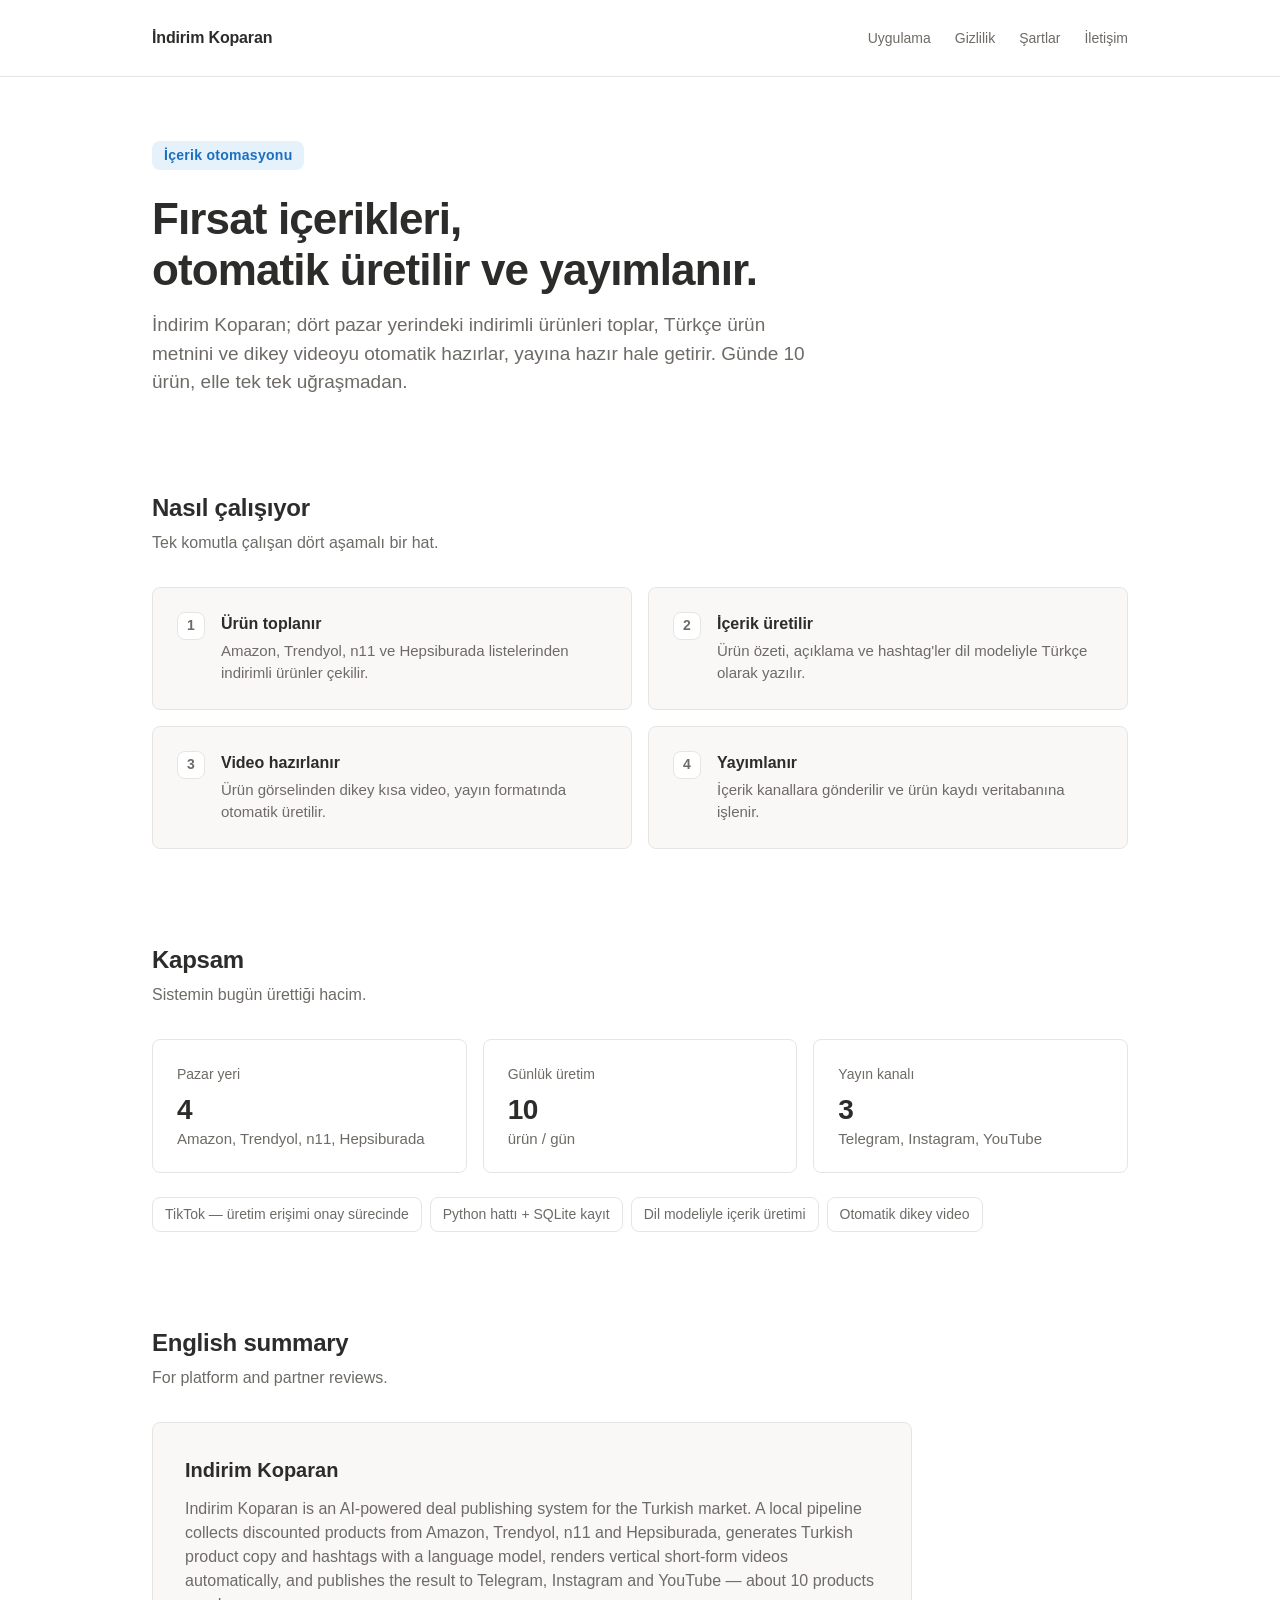
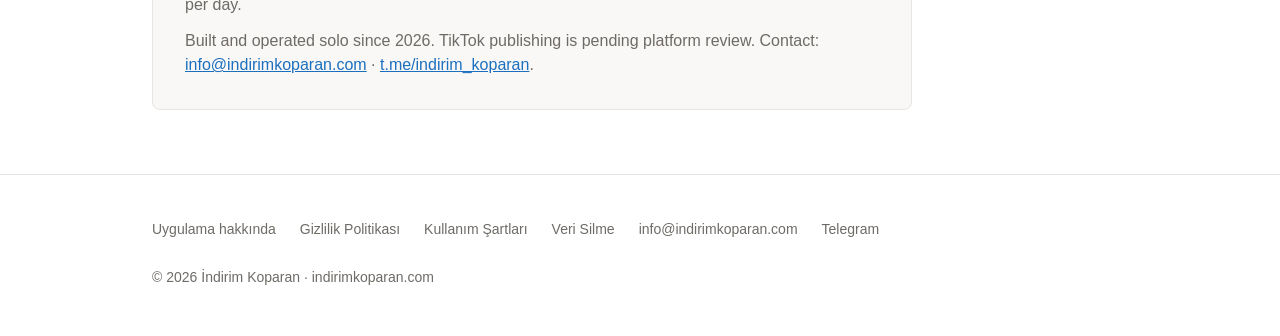
<file: index.html>
<!DOCTYPE html>
<html lang="tr">
<head>
<meta charset="utf-8">
<meta name="viewport" content="width=device-width, initial-scale=1">
<title>İndirim Koparan — Fırsat içerikleri, otomatik</title>
<meta name="description" content="İndirim Koparan; Amazon, Trendyol, n11 ve Hepsiburada ürünlerini tarayıp günde 10 fırsat içeriğini otomatik hazırlayan ve yayımlayan bir içerik sistemidir.">
<style>
:root{
  --canvas:#FFFFFF;
  --surface:#F9F8F7;
  --surface-2:#F0EFED;
  --border:#E6E5E3;
  --text:#2C2C2B;
  --text-2:#6E6B66;
  --accent:#1C6FBF;
  --accent-soft:#E5F2FC;
}
@media (prefers-color-scheme: dark){
  :root{
    --canvas:#191919;
    --surface:#202020;
    --surface-2:#383836;
    --border:rgba(255,255,255,.20);
    --text:#FFFFFF;
    --text-2:rgba(255,255,255,.65);
    --accent:#5E9FE8;
    --accent-soft:rgba(94,159,232,.14);
  }
}
*{box-sizing:border-box}
html{-webkit-text-size-adjust:100%}
body{
  margin:0;
  background:var(--canvas);
  color:var(--text);
  font-family:-apple-system,BlinkMacSystemFont,"Segoe UI",Roboto,Helvetica,Arial,sans-serif;
  font-size:16px;
  line-height:1.5;
}
.wrap{max-width:1040px;margin:0 auto;padding-left:32px;padding-right:32px}
a{color:var(--accent)}
a:focus-visible{outline:2px solid var(--accent);outline-offset:3px;border-radius:4px}

/* header */
.site-header{border-bottom:1px solid var(--border)}
.site-header .wrap{
  display:flex;align-items:center;justify-content:space-between;
  gap:24px;padding-top:16px;padding-bottom:16px;flex-wrap:wrap;
}
.wordmark{font-size:16px;font-weight:700;letter-spacing:-.01em;color:var(--text);text-decoration:none}
.site-nav{display:flex;gap:24px;flex-wrap:wrap}
.site-nav a{
  color:var(--text-2);text-decoration:none;font-size:14px;
  display:inline-flex;align-items:center;min-height:44px;
}
.site-nav a:hover{color:var(--text)}

/* hero */
.hero{padding-top:64px;padding-bottom:48px}
.eyebrow{
  display:inline-block;
  font-size:14px;font-weight:600;letter-spacing:.02em;
  color:var(--accent);background:var(--accent-soft);
  padding:4px 12px;border-radius:8px;margin:0 0 24px;
}
h1{font-size:44px;line-height:1.15;letter-spacing:-.02em;margin:0 0 16px;font-weight:700}
.lede{font-size:19px;line-height:1.5;color:var(--text-2);margin:0;max-width:660px}

/* sections */
section{padding-top:48px;padding-bottom:48px}
.section-title{font-size:24px;line-height:1.25;letter-spacing:-.01em;margin:0 0 8px;font-weight:700}
.section-note{color:var(--text-2);margin:0 0 32px;max-width:660px}

/* steps */
.steps{list-style:none;margin:0;padding:0;display:grid;grid-template-columns:1fr 1fr;gap:16px}
.steps li{
  background:var(--surface);border:1px solid var(--border);border-radius:8px;
  padding:24px;display:flex;gap:16px;align-items:flex-start;
}
.step-num{
  flex:0 0 auto;width:28px;height:28px;border-radius:8px;
  background:var(--canvas);border:1px solid var(--border);
  color:var(--text-2);font-size:14px;font-weight:600;
  display:flex;align-items:center;justify-content:center;
}
.step-body h3{font-size:16px;font-weight:600;margin:0 0 4px}
.step-body p{margin:0;color:var(--text-2);font-size:15px}

/* facts */
.facts{display:grid;grid-template-columns:repeat(3,1fr);gap:16px;margin:0;padding:0}
.fact{border:1px solid var(--border);border-radius:8px;padding:24px}
.fact dt{font-size:14px;color:var(--text-2);margin:0 0 8px}
.fact dd{margin:0;font-size:28px;font-weight:700;letter-spacing:-.02em;line-height:1.2}
.fact dd span{display:block;font-size:15px;font-weight:400;color:var(--text-2);margin-top:4px;letter-spacing:0}

/* platforms */
.platforms{display:flex;gap:8px;flex-wrap:wrap;margin:24px 0 0;padding:0;list-style:none}
.platforms li{
  font-size:14px;color:var(--text-2);
  border:1px solid var(--border);border-radius:8px;padding:6px 12px;
}

/* english block */
.english{
  background:var(--surface);border:1px solid var(--border);border-radius:8px;
  padding:32px;max-width:760px;
}
.english h2{font-size:20px;margin:0 0 12px;font-weight:700}
.english p{margin:0 0 12px;color:var(--text-2)}
.english p:last-child{margin-bottom:0}

/* footer */
.site-footer{border-top:1px solid var(--border);padding-top:32px;padding-bottom:48px;margin-top:16px}
.footer-links{display:flex;gap:24px;flex-wrap:wrap;margin:0 0 16px;padding:0;list-style:none}
.footer-links a{
  color:var(--text-2);text-decoration:none;font-size:14px;
  display:inline-flex;align-items:center;min-height:44px;
}
.footer-links a:hover{color:var(--text)}
.footer-note{color:var(--text-2);font-size:14px;margin:0}

@media (max-width:720px){
  .wrap{padding-left:24px;padding-right:24px}
  .hero{padding-top:48px;padding-bottom:32px}
  h1{font-size:34px}
  .lede{font-size:17px}
  .steps{grid-template-columns:1fr}
  .facts{grid-template-columns:1fr}
  .english{padding:24px}
}
</style>
</head>
<body>

<header class="site-header">
  <div class="wrap">
    <a class="wordmark" href="/">İndirim Koparan</a>
    <nav class="site-nav" aria-label="Site">
      <a href="/app.html">Uygulama</a>
      <a href="/privacy.html">Gizlilik</a>
      <a href="/terms.html">Şartlar</a>
      <a href="mailto:info@indirimkoparan.com">İletişim</a>
    </nav>
  </div>
</header>

<main>

  <div class="hero wrap">
    <p class="eyebrow">İçerik otomasyonu</p>
    <h1>Fırsat içerikleri,<br>otomatik üretilir ve yayımlanır.</h1>
    <p class="lede">
      İndirim Koparan; dört pazar yerindeki indirimli ürünleri toplar, Türkçe ürün metnini
      ve dikey videoyu otomatik hazırlar, yayına hazır hale getirir. Günde 10 ürün,
      elle tek tek uğraşmadan.
    </p>
  </div>

  <section class="wrap" aria-labelledby="how">
    <h2 class="section-title" id="how">Nasıl çalışıyor</h2>
    <p class="section-note">Tek komutla çalışan dört aşamalı bir hat.</p>
    <ol class="steps">
      <li>
        <span class="step-num" aria-hidden="true">1</span>
        <div class="step-body">
          <h3>Ürün toplanır</h3>
          <p>Amazon, Trendyol, n11 ve Hepsiburada listelerinden indirimli ürünler çekilir.</p>
        </div>
      </li>
      <li>
        <span class="step-num" aria-hidden="true">2</span>
        <div class="step-body">
          <h3>İçerik üretilir</h3>
          <p>Ürün özeti, açıklama ve hashtag'ler dil modeliyle Türkçe olarak yazılır.</p>
        </div>
      </li>
      <li>
        <span class="step-num" aria-hidden="true">3</span>
        <div class="step-body">
          <h3>Video hazırlanır</h3>
          <p>Ürün görselinden dikey kısa video, yayın formatında otomatik üretilir.</p>
        </div>
      </li>
      <li>
        <span class="step-num" aria-hidden="true">4</span>
        <div class="step-body">
          <h3>Yayımlanır</h3>
          <p>İçerik kanallara gönderilir ve ürün kaydı veritabanına işlenir.</p>
        </div>
      </li>
    </ol>
  </section>

  <section class="wrap" aria-labelledby="scope">
    <h2 class="section-title" id="scope">Kapsam</h2>
    <p class="section-note">Sistemin bugün ürettiği hacim.</p>
    <dl class="facts">
      <div class="fact">
        <dt>Pazar yeri</dt>
        <dd>4<span>Amazon, Trendyol, n11, Hepsiburada</span></dd>
      </div>
      <div class="fact">
        <dt>Günlük üretim</dt>
        <dd>10<span>ürün / gün</span></dd>
      </div>
      <div class="fact">
        <dt>Yayın kanalı</dt>
        <dd>3<span>Telegram, Instagram, YouTube</span></dd>
      </div>
    </dl>
    <ul class="platforms">
      <li>TikTok — üretim erişimi onay sürecinde</li>
      <li>Python hattı + SQLite kayıt</li>
      <li>Dil modeliyle içerik üretimi</li>
      <li>Otomatik dikey video</li>
    </ul>
  </section>

  <section class="wrap" aria-labelledby="en">
    <h2 class="section-title" id="en">English summary</h2>
    <p class="section-note">For platform and partner reviews.</p>
    <div class="english">
      <h2>Indirim Koparan</h2>
      <p>
        Indirim Koparan is an AI-powered deal publishing system for the Turkish market.
        A local pipeline collects discounted products from Amazon, Trendyol, n11 and
        Hepsiburada, generates Turkish product copy and hashtags with a language model,
        renders vertical short-form videos automatically, and publishes the result to
        Telegram, Instagram and YouTube — about 10 products per day.
      </p>
      <p>
        Built and operated solo since 2026. TikTok publishing is pending platform review.
        Contact: <a href="mailto:info@indirimkoparan.com">info@indirimkoparan.com</a> ·
        <a href="https://t.me/indirim_koparan">t.me/indirim_koparan</a>.
      </p>
    </div>
  </section>

</main>

<footer class="site-footer">
  <div class="wrap">
    <ul class="footer-links">
      <li><a href="/app.html">Uygulama hakkında</a></li>
      <li><a href="/privacy.html">Gizlilik Politikası</a></li>
      <li><a href="/terms.html">Kullanım Şartları</a></li>
      <li><a href="/data-deletion.html">Veri Silme</a></li>
      <li><a href="mailto:info@indirimkoparan.com">info@indirimkoparan.com</a></li>
      <li><a href="https://t.me/indirim_koparan">Telegram</a></li>
    </ul>
    <p class="footer-note">© 2026 İndirim Koparan · indirimkoparan.com</p>
  </div>
</footer>

</body>
</html>
</file>
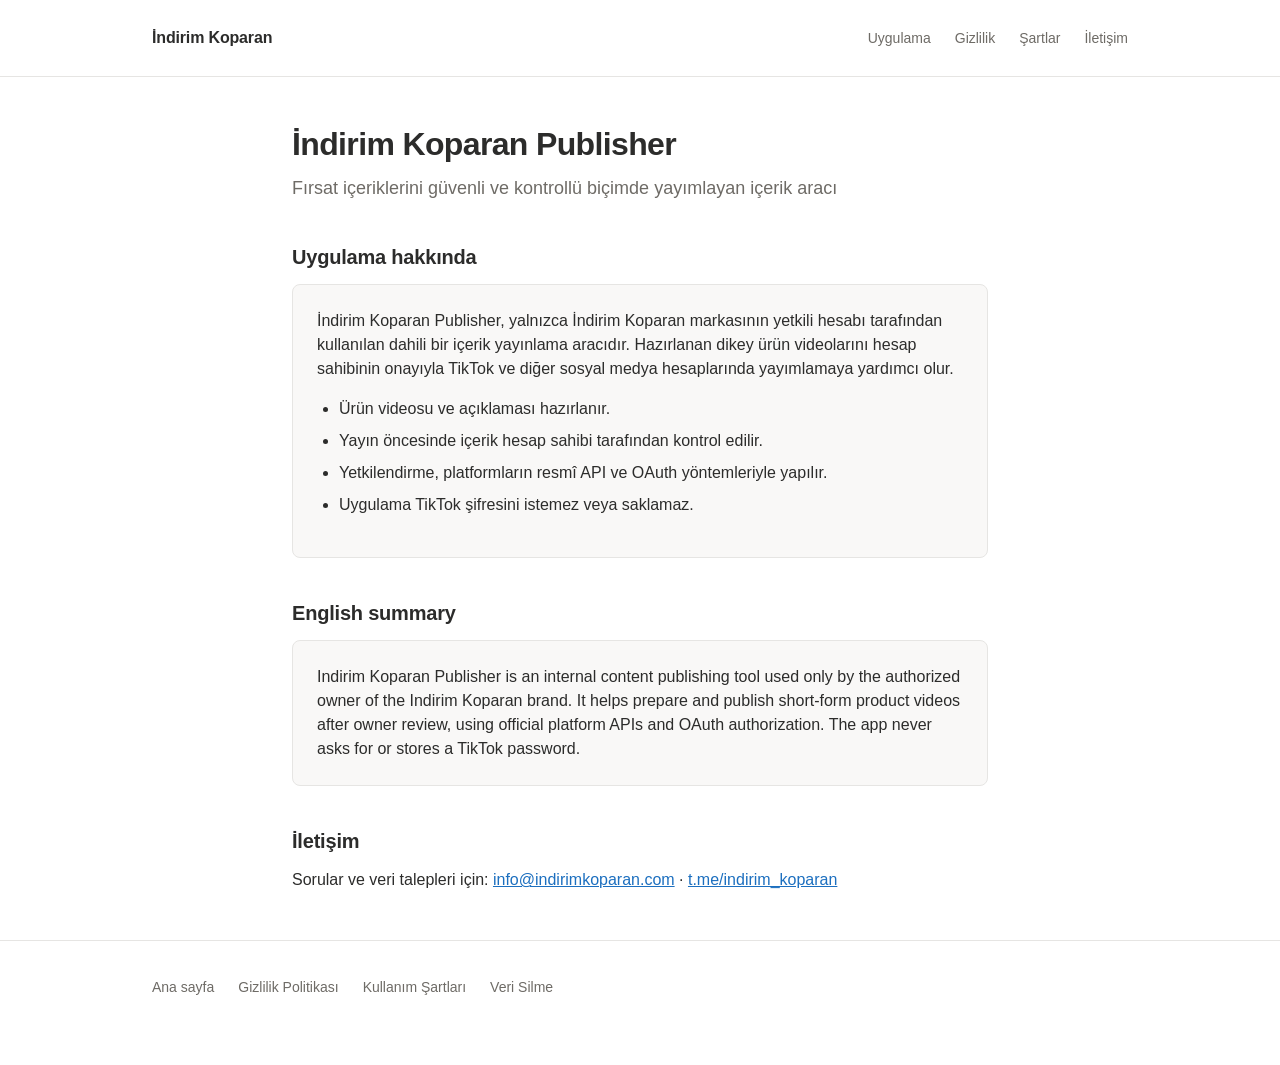
<file: app.html>
<!DOCTYPE html>
<html lang="tr">
<head>
<meta charset="utf-8">
<meta name="viewport" content="width=device-width, initial-scale=1">
<title>Uygulama hakkında — İndirim Koparan Publisher</title>
<meta name="description" content="İndirim Koparan Publisher, yalnızca İndirim Koparan markasının yetkili hesabı tarafından kullanılan dahili bir içerik yayınlama aracıdır.">
<style>
:root{
  --canvas:#FFFFFF;
  --surface:#F9F8F7;
  --border:#E6E5E3;
  --text:#2C2C2B;
  --text-2:#6E6B66;
  --accent:#1C6FBF;
}
@media (prefers-color-scheme: dark){
  :root{
    --canvas:#191919;
    --surface:#202020;
    --border:rgba(255,255,255,.20);
    --text:#FFFFFF;
    --text-2:rgba(255,255,255,.65);
    --accent:#5E9FE8;
  }
}
*{box-sizing:border-box}
body{
  margin:0;
  background:var(--canvas);
  color:var(--text);
  font-family:-apple-system,BlinkMacSystemFont,"Segoe UI",Roboto,Helvetica,Arial,sans-serif;
  font-size:16px;
  line-height:1.5;
}
.wrap{max-width:760px;margin:0 auto;padding-left:32px;padding-right:32px}
a{color:var(--accent)}
a:focus-visible{outline:2px solid var(--accent);outline-offset:3px;border-radius:4px}
.site-header{border-bottom:1px solid var(--border)}
.site-header .wrap{
  display:flex;align-items:center;justify-content:space-between;
  gap:24px;padding-top:16px;padding-bottom:16px;flex-wrap:wrap;max-width:1040px;
}
.wordmark{font-size:16px;font-weight:700;letter-spacing:-.01em;color:var(--text);text-decoration:none}
.site-nav{display:flex;gap:24px;flex-wrap:wrap}
.site-nav a{
  color:var(--text-2);text-decoration:none;font-size:14px;
  display:inline-flex;align-items:center;min-height:44px;
}
.site-nav a:hover{color:var(--text)}
main{padding-top:48px;padding-bottom:32px}
h1{font-size:32px;line-height:1.2;letter-spacing:-.02em;margin:0 0 12px;font-weight:700}
.lede{font-size:18px;color:var(--text-2);margin:0 0 40px;max-width:620px}
h2{font-size:20px;margin:40px 0 12px;font-weight:700;letter-spacing:-.01em}
p{margin:0 0 16px}
ul{margin:0 0 16px;padding-left:22px}
li{margin-bottom:8px}
.card{
  background:var(--surface);border:1px solid var(--border);border-radius:8px;
  padding:24px;margin:0 0 16px;
}
.card p:last-child{margin-bottom:0}
.site-footer{border-top:1px solid var(--border);padding-top:24px;padding-bottom:48px}
.site-footer .wrap{max-width:1040px}
.footer-links{display:flex;gap:24px;flex-wrap:wrap;margin:0;padding:0;list-style:none}
.footer-links a{
  color:var(--text-2);text-decoration:none;font-size:14px;
  display:inline-flex;align-items:center;min-height:44px;
}
.footer-links a:hover{color:var(--text)}
@media (max-width:720px){
  .wrap{padding-left:24px;padding-right:24px}
  h1{font-size:27px}
}
</style>
</head>
<body>

<header class="site-header">
  <div class="wrap">
    <a class="wordmark" href="/">İndirim Koparan</a>
    <nav class="site-nav" aria-label="Site">
      <a href="/app.html">Uygulama</a>
      <a href="/privacy.html">Gizlilik</a>
      <a href="/terms.html">Şartlar</a>
      <a href="mailto:info@indirimkoparan.com">İletişim</a>
    </nav>
  </div>
</header>

<main class="wrap">
  <h1>İndirim Koparan Publisher</h1>
  <p class="lede">Fırsat içeriklerini güvenli ve kontrollü biçimde yayımlayan içerik aracı</p>

  <h2>Uygulama hakkında</h2>
  <div class="card">
    <p>
      İndirim Koparan Publisher, yalnızca İndirim Koparan markasının yetkili hesabı
      tarafından kullanılan dahili bir içerik yayınlama aracıdır. Hazırlanan dikey ürün
      videolarını hesap sahibinin onayıyla TikTok ve diğer sosyal medya hesaplarında
      yayımlamaya yardımcı olur.
    </p>
    <ul>
      <li>Ürün videosu ve açıklaması hazırlanır.</li>
      <li>Yayın öncesinde içerik hesap sahibi tarafından kontrol edilir.</li>
      <li>Yetkilendirme, platformların resmî API ve OAuth yöntemleriyle yapılır.</li>
      <li>Uygulama TikTok şifresini istemez veya saklamaz.</li>
    </ul>
  </div>

  <h2>English summary</h2>
  <div class="card">
    <p>
      Indirim Koparan Publisher is an internal content publishing tool used only by the
      authorized owner of the Indirim Koparan brand. It helps prepare and publish
      short-form product videos after owner review, using official platform APIs and
      OAuth authorization. The app never asks for or stores a TikTok password.
    </p>
  </div>

  <h2>İletişim</h2>
  <p>Sorular ve veri talepleri için: <a href="mailto:info@indirimkoparan.com">info@indirimkoparan.com</a> · <a href="https://t.me/indirim_koparan">t.me/indirim_koparan</a></p>
</main>

<footer class="site-footer">
  <div class="wrap">
    <ul class="footer-links">
      <li><a href="/">Ana sayfa</a></li>
      <li><a href="/privacy.html">Gizlilik Politikası</a></li>
      <li><a href="/terms.html">Kullanım Şartları</a></li>
      <li><a href="/data-deletion.html">Veri Silme</a></li>
    </ul>
  </div>
</footer>

</body>
</html>
</file>
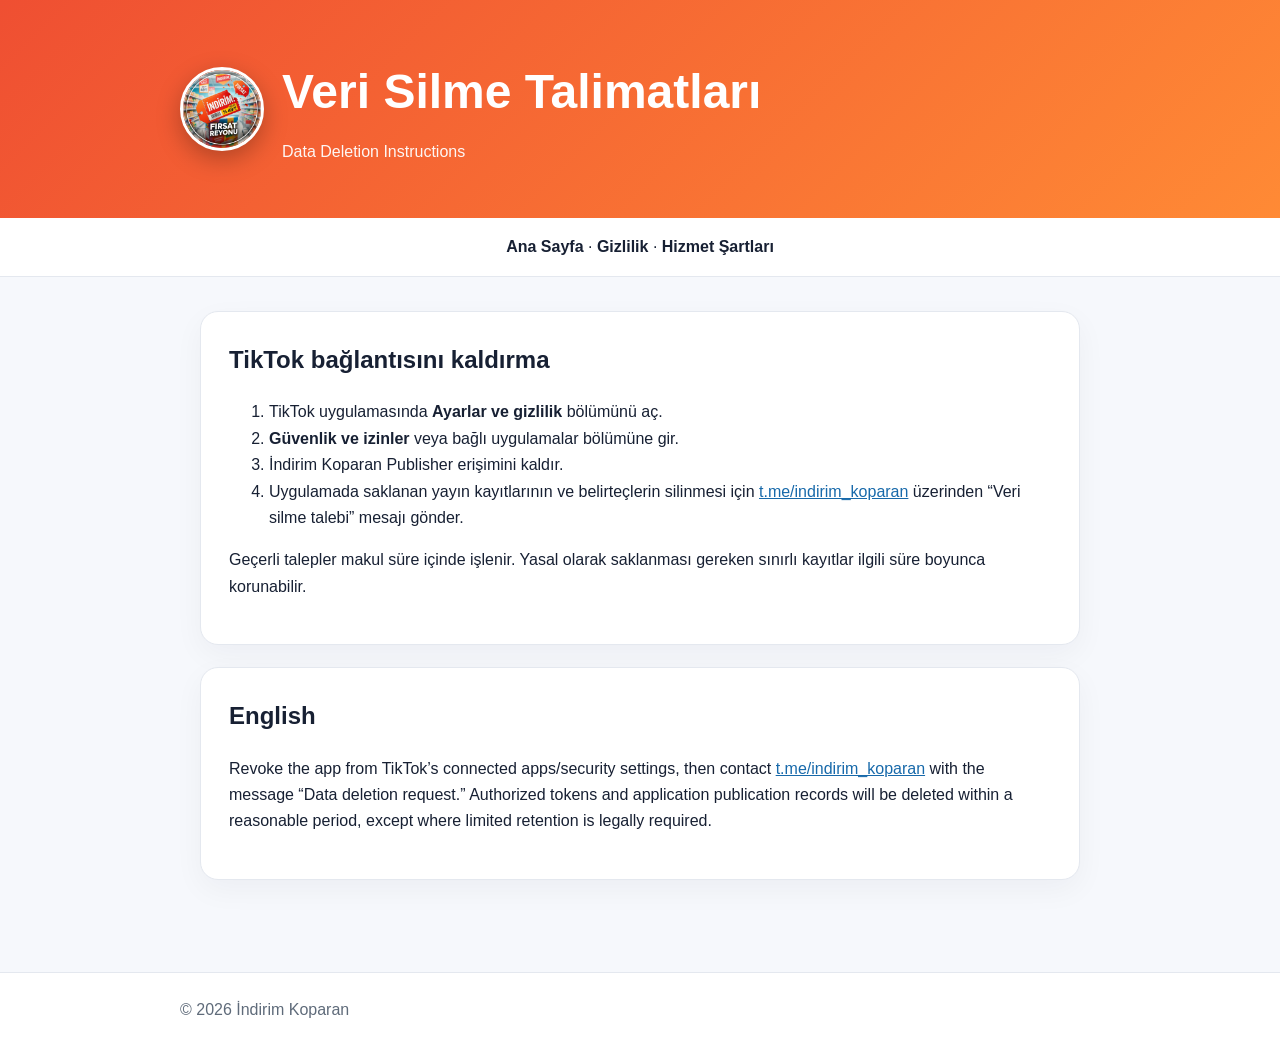
<file: data-deletion.html>
<!doctype html><html lang="tr"><head><meta charset="utf-8"><meta name="viewport" content="width=device-width,initial-scale=1"><title>Veri Silme · İndirim Koparan</title><link rel="icon" href="assets/favicon.ico" sizes="any"><link rel="icon" type="image/png" sizes="32x32" href="assets/favicon-32.png"><link rel="apple-touch-icon" href="assets/apple-touch-icon.png"><link rel="stylesheet" href="assets/style.css"></head><body>
<header><div class="wrap"><img class="mark" src="assets/app-icon.png" alt="İndirim Koparan uygulama ikonu"><div><h1>Veri Silme Talimatları</h1><p>Data Deletion Instructions</p></div></div></header><nav class="nav"><div class="wrap"><a href="index.html">Ana Sayfa</a> · <a href="privacy.html">Gizlilik</a> · <a href="terms.html">Hizmet Şartları</a></div></nav>
<main class="wrap"><section class="card"><h2>TikTok bağlantısını kaldırma</h2><ol><li>TikTok uygulamasında <strong>Ayarlar ve gizlilik</strong> bölümünü aç.</li><li><strong>Güvenlik ve izinler</strong> veya bağlı uygulamalar bölümüne gir.</li><li>İndirim Koparan Publisher erişimini kaldır.</li><li>Uygulamada saklanan yayın kayıtlarının ve belirteçlerin silinmesi için <a href="https://t.me/indirim_koparan">t.me/indirim_koparan</a> üzerinden “Veri silme talebi” mesajı gönder.</li></ol><p>Geçerli talepler makul süre içinde işlenir. Yasal olarak saklanması gereken sınırlı kayıtlar ilgili süre boyunca korunabilir.</p></section>
<section class="card"><h2>English</h2><p>Revoke the app from TikTok’s connected apps/security settings, then contact <a href="https://t.me/indirim_koparan">t.me/indirim_koparan</a> with the message “Data deletion request.” Authorized tokens and application publication records will be deleted within a reasonable period, except where limited retention is legally required.</p></section></main><footer><div class="wrap">© 2026 İndirim Koparan</div></footer></body></html>
</file>
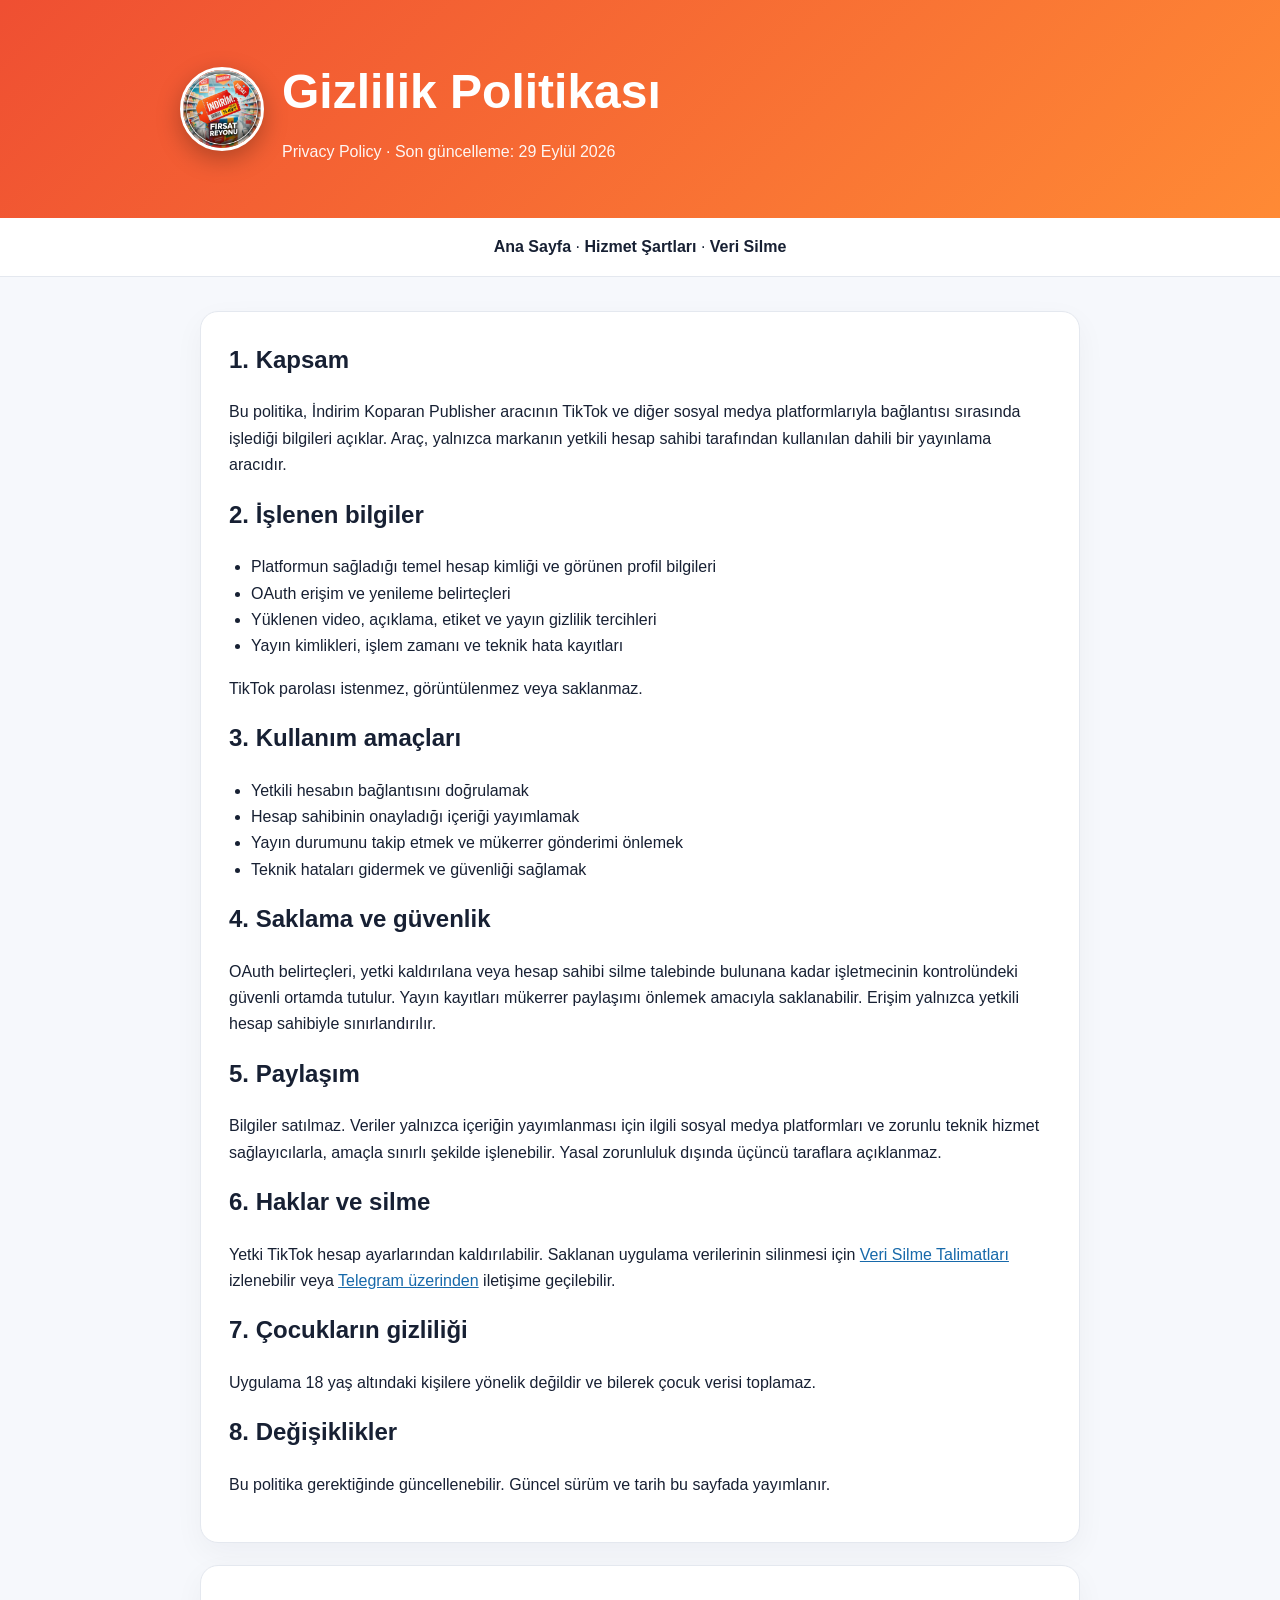
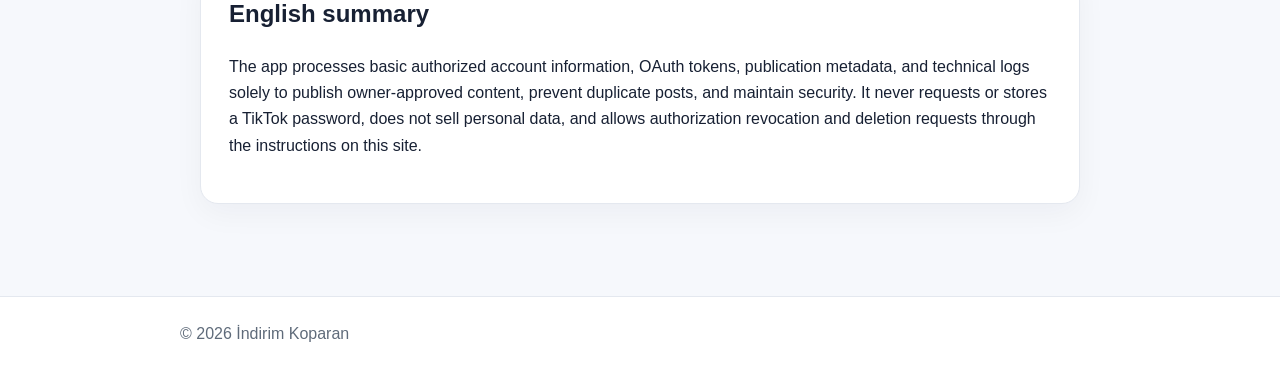
<file: privacy.html>
<!doctype html><html lang="tr"><head><meta charset="utf-8"><meta name="viewport" content="width=device-width,initial-scale=1"><title>Gizlilik Politikası · İndirim Koparan</title><link rel="icon" href="assets/favicon.ico" sizes="any"><link rel="icon" type="image/png" sizes="32x32" href="assets/favicon-32.png"><link rel="apple-touch-icon" href="assets/apple-touch-icon.png"><link rel="stylesheet" href="assets/style.css"></head><body>
<header><div class="wrap"><img class="mark" src="assets/app-icon.png" alt="İndirim Koparan uygulama ikonu"><div><h1>Gizlilik Politikası</h1><p>Privacy Policy · Son güncelleme: 29 Eylül 2026</p></div></div></header><nav class="nav"><div class="wrap"><a href="index.html">Ana Sayfa</a> · <a href="terms.html">Hizmet Şartları</a> · <a href="data-deletion.html">Veri Silme</a></div></nav>
<main class="wrap"><section class="card"><h2>1. Kapsam</h2><p>Bu politika, İndirim Koparan Publisher aracının TikTok ve diğer sosyal medya platformlarıyla bağlantısı sırasında işlediği bilgileri açıklar. Araç, yalnızca markanın yetkili hesap sahibi tarafından kullanılan dahili bir yayınlama aracıdır.</p>
<h2>2. İşlenen bilgiler</h2><ul><li>Platformun sağladığı temel hesap kimliği ve görünen profil bilgileri</li><li>OAuth erişim ve yenileme belirteçleri</li><li>Yüklenen video, açıklama, etiket ve yayın gizlilik tercihleri</li><li>Yayın kimlikleri, işlem zamanı ve teknik hata kayıtları</li></ul><p>TikTok parolası istenmez, görüntülenmez veya saklanmaz.</p>
<h2>3. Kullanım amaçları</h2><ul><li>Yetkili hesabın bağlantısını doğrulamak</li><li>Hesap sahibinin onayladığı içeriği yayımlamak</li><li>Yayın durumunu takip etmek ve mükerrer gönderimi önlemek</li><li>Teknik hataları gidermek ve güvenliği sağlamak</li></ul>
<h2>4. Saklama ve güvenlik</h2><p>OAuth belirteçleri, yetki kaldırılana veya hesap sahibi silme talebinde bulunana kadar işletmecinin kontrolündeki güvenli ortamda tutulur. Yayın kayıtları mükerrer paylaşımı önlemek amacıyla saklanabilir. Erişim yalnızca yetkili hesap sahibiyle sınırlandırılır.</p>
<h2>5. Paylaşım</h2><p>Bilgiler satılmaz. Veriler yalnızca içeriğin yayımlanması için ilgili sosyal medya platformları ve zorunlu teknik hizmet sağlayıcılarla, amaçla sınırlı şekilde işlenebilir. Yasal zorunluluk dışında üçüncü taraflara açıklanmaz.</p>
<h2>6. Haklar ve silme</h2><p>Yetki TikTok hesap ayarlarından kaldırılabilir. Saklanan uygulama verilerinin silinmesi için <a href="data-deletion.html">Veri Silme Talimatları</a> izlenebilir veya <a href="https://t.me/indirim_koparan">Telegram üzerinden</a> iletişime geçilebilir.</p>
<h2>7. Çocukların gizliliği</h2><p>Uygulama 18 yaş altındaki kişilere yönelik değildir ve bilerek çocuk verisi toplamaz.</p>
<h2>8. Değişiklikler</h2><p>Bu politika gerektiğinde güncellenebilir. Güncel sürüm ve tarih bu sayfada yayımlanır.</p></section>
<section class="card"><h2>English summary</h2><p>The app processes basic authorized account information, OAuth tokens, publication metadata, and technical logs solely to publish owner-approved content, prevent duplicate posts, and maintain security. It never requests or stores a TikTok password, does not sell personal data, and allows authorization revocation and deletion requests through the instructions on this site.</p></section></main><footer><div class="wrap">© 2026 İndirim Koparan</div></footer></body></html>
</file>
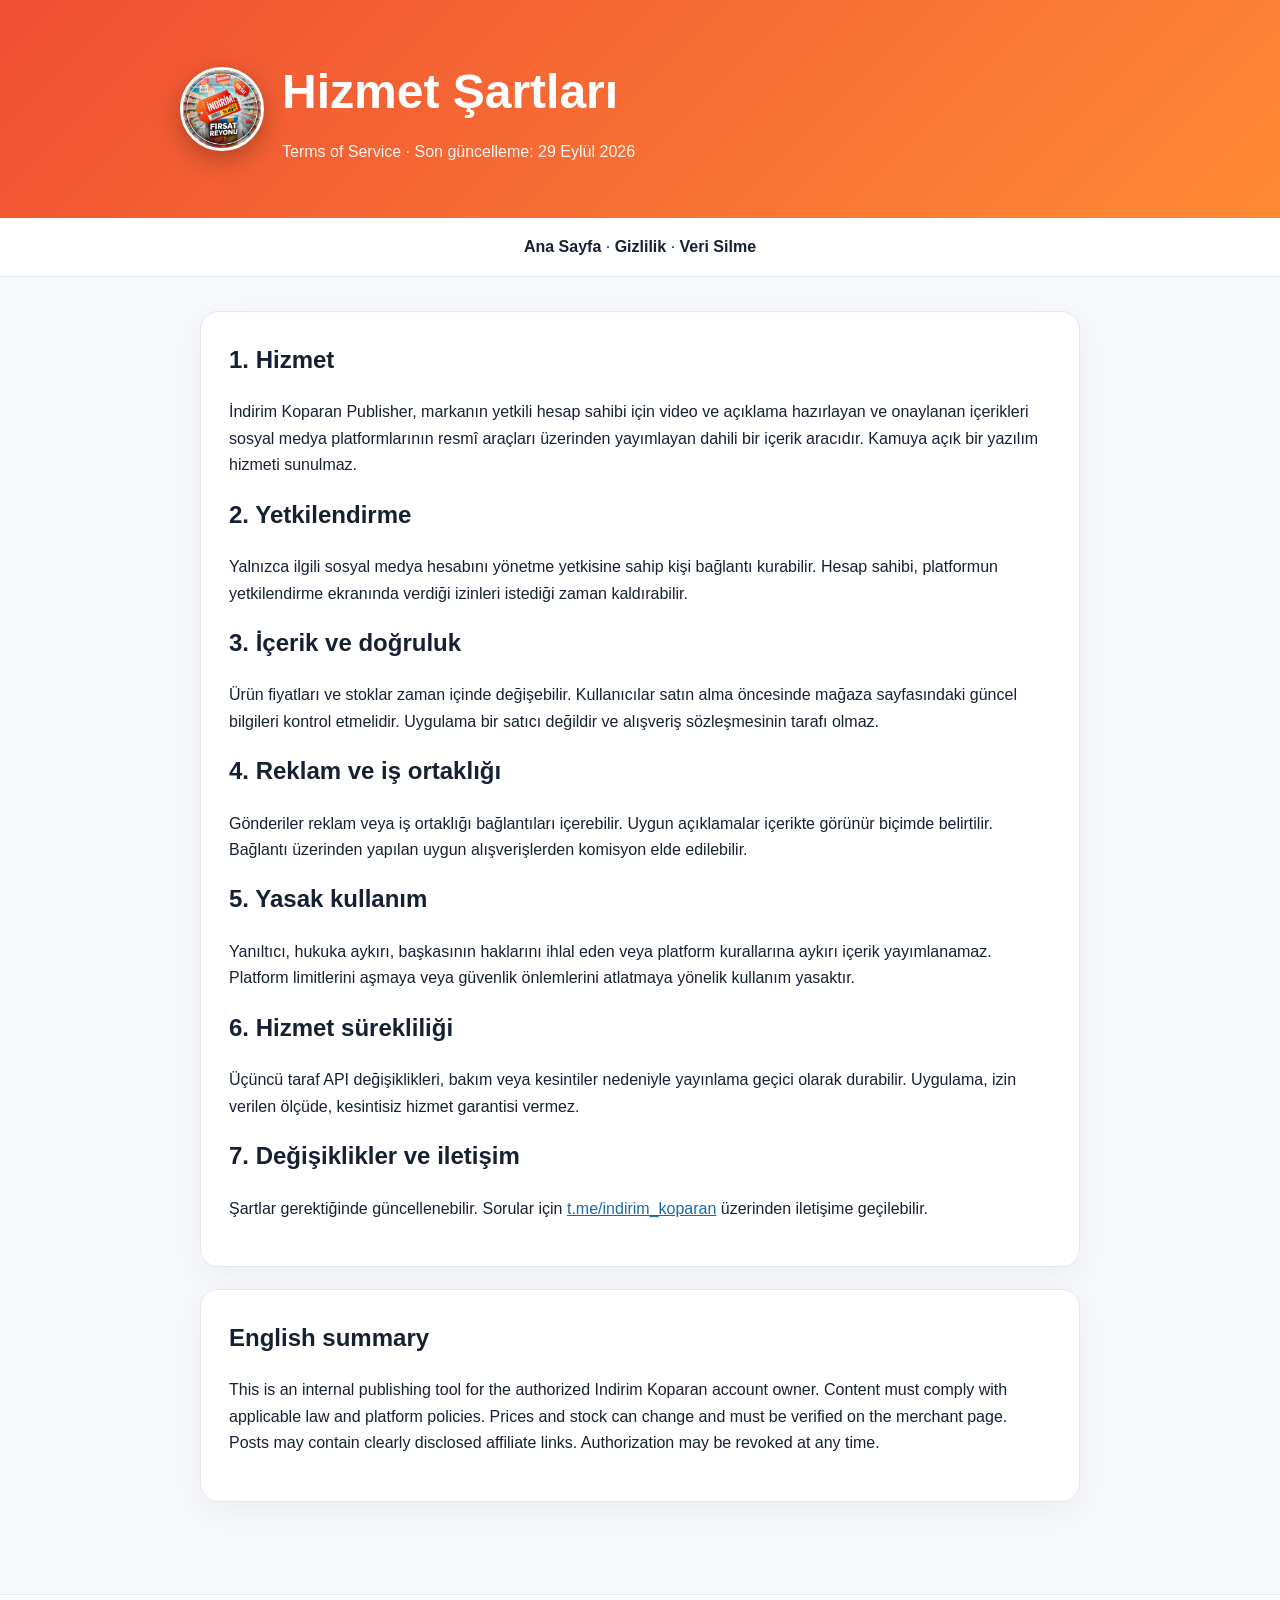
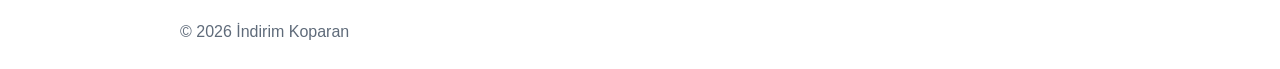
<file: terms.html>
<!doctype html><html lang="tr"><head><meta charset="utf-8"><meta name="viewport" content="width=device-width,initial-scale=1"><title>Hizmet Şartları · İndirim Koparan</title><link rel="icon" href="assets/favicon.ico" sizes="any"><link rel="icon" type="image/png" sizes="32x32" href="assets/favicon-32.png"><link rel="apple-touch-icon" href="assets/apple-touch-icon.png"><link rel="stylesheet" href="assets/style.css"></head><body>
<header><div class="wrap"><img class="mark" src="assets/app-icon.png" alt="İndirim Koparan uygulama ikonu"><div><h1>Hizmet Şartları</h1><p>Terms of Service · Son güncelleme: 29 Eylül 2026</p></div></div></header><nav class="nav"><div class="wrap"><a href="index.html">Ana Sayfa</a> · <a href="privacy.html">Gizlilik</a> · <a href="data-deletion.html">Veri Silme</a></div></nav>
<main class="wrap"><section class="card"><h2>1. Hizmet</h2><p>İndirim Koparan Publisher, markanın yetkili hesap sahibi için video ve açıklama hazırlayan ve onaylanan içerikleri sosyal medya platformlarının resmî araçları üzerinden yayımlayan dahili bir içerik aracıdır. Kamuya açık bir yazılım hizmeti sunulmaz.</p>
<h2>2. Yetkilendirme</h2><p>Yalnızca ilgili sosyal medya hesabını yönetme yetkisine sahip kişi bağlantı kurabilir. Hesap sahibi, platformun yetkilendirme ekranında verdiği izinleri istediği zaman kaldırabilir.</p>
<h2>3. İçerik ve doğruluk</h2><p>Ürün fiyatları ve stoklar zaman içinde değişebilir. Kullanıcılar satın alma öncesinde mağaza sayfasındaki güncel bilgileri kontrol etmelidir. Uygulama bir satıcı değildir ve alışveriş sözleşmesinin tarafı olmaz.</p>
<h2>4. Reklam ve iş ortaklığı</h2><p>Gönderiler reklam veya iş ortaklığı bağlantıları içerebilir. Uygun açıklamalar içerikte görünür biçimde belirtilir. Bağlantı üzerinden yapılan uygun alışverişlerden komisyon elde edilebilir.</p>
<h2>5. Yasak kullanım</h2><p>Yanıltıcı, hukuka aykırı, başkasının haklarını ihlal eden veya platform kurallarına aykırı içerik yayımlanamaz. Platform limitlerini aşmaya veya güvenlik önlemlerini atlatmaya yönelik kullanım yasaktır.</p>
<h2>6. Hizmet sürekliliği</h2><p>Üçüncü taraf API değişiklikleri, bakım veya kesintiler nedeniyle yayınlama geçici olarak durabilir. Uygulama, izin verilen ölçüde, kesintisiz hizmet garantisi vermez.</p>
<h2>7. Değişiklikler ve iletişim</h2><p>Şartlar gerektiğinde güncellenebilir. Sorular için <a href="https://t.me/indirim_koparan">t.me/indirim_koparan</a> üzerinden iletişime geçilebilir.</p></section>
<section class="card"><h2>English summary</h2><p>This is an internal publishing tool for the authorized Indirim Koparan account owner. Content must comply with applicable law and platform policies. Prices and stock can change and must be verified on the merchant page. Posts may contain clearly disclosed affiliate links. Authorization may be revoked at any time.</p></section></main><footer><div class="wrap">© 2026 İndirim Koparan</div></footer></body></html>
</file>
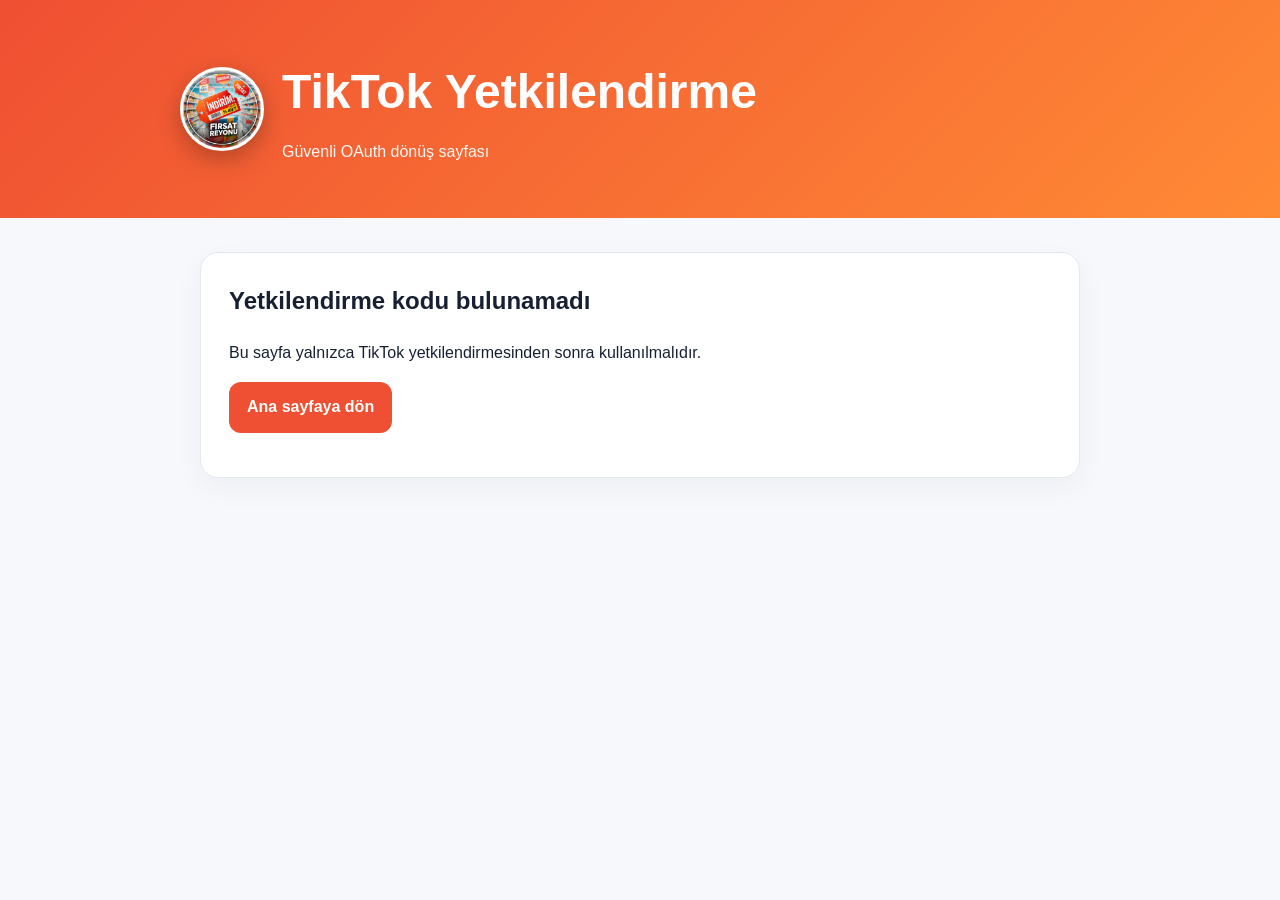
<file: tiktok-callback.html>
<!doctype html><html lang="tr"><head><meta charset="utf-8"><meta name="viewport" content="width=device-width,initial-scale=1"><title>TikTok Yetkilendirme · İndirim Koparan</title><link rel="icon" href="assets/favicon.ico" sizes="any"><link rel="icon" type="image/png" sizes="32x32" href="assets/favicon-32.png"><link rel="apple-touch-icon" href="assets/apple-touch-icon.png"><link rel="stylesheet" href="assets/style.css"></head><body>
<header><div class="wrap"><img class="mark" src="assets/app-icon.png" alt="İndirim Koparan uygulama ikonu"><div><h1>TikTok Yetkilendirme</h1><p>Güvenli OAuth dönüş sayfası</p></div></div></header><main class="wrap"><section class="card"><h2 id="status">Yetkilendirme sonucu alınıyor…</h2><p id="message">Bu pencereyi kapatmadan önce yerel uygulamanın açık olduğundan emin olun.</p><p><a class="button" href="index.html">Ana sayfaya dön</a></p></section></main>
<script>(()=>{const q=new URLSearchParams(location.search);const code=q.get('code'),state=q.get('state'),error=q.get('error');const s=document.getElementById('status'),m=document.getElementById('message');if(error){s.textContent='Yetkilendirme tamamlanamadı';m.textContent='TikTok hata döndürdü. Uygulamaya dönüp yeniden deneyin.';return}if(!code){s.textContent='Yetkilendirme kodu bulunamadı';m.textContent='Bu sayfa yalnızca TikTok yetkilendirmesinden sonra kullanılmalıdır.';return}s.textContent='Yetkilendirme tamamlandı';m.textContent='Yerel uygulamaya yönlendiriliyorsunuz…';const target='http://127.0.0.1:8765/callback?'+new URLSearchParams({code,state:state||''}).toString();setTimeout(()=>location.replace(target),800)})()</script></body></html>
</file>
<file: assets/style.css>
:root{--bg:#f6f8fc;--card:#fff;--ink:#172033;--muted:#5f6b7a;--brand:#ef4f32;--brand2:#ff8a35;--line:#e4e8ef}*{box-sizing:border-box}body{margin:0;font-family:Arial,"Noto Sans",sans-serif;background:var(--bg);color:var(--ink);line-height:1.65}header{background:linear-gradient(135deg,var(--brand),var(--brand2));color:#fff;padding:52px 20px}header .wrap{display:flex;align-items:center;gap:18px}.mark{width:84px;height:84px;border-radius:50%;display:block;object-fit:cover;background:#fff;border:3px solid #fff;box-shadow:0 8px 24px #0004}h1{margin:0;font-size:clamp(30px,6vw,48px)}header p{margin:8px 0 0;opacity:.95}.wrap{max-width:920px;margin:auto}.nav{display:flex;flex-wrap:wrap;gap:12px;padding:16px 20px;background:#fff;border-bottom:1px solid var(--line)}.nav a{color:var(--ink);text-decoration:none;font-weight:700}.nav a:hover{color:var(--brand)}main{padding:34px 20px 70px}.card{background:var(--card);border:1px solid var(--line);border-radius:18px;padding:28px;margin:0 0 22px;box-shadow:0 10px 30px #1720330b}h2{margin-top:0}h3{margin-top:26px}a{color:#1769aa}.button{display:inline-block;background:var(--brand);color:#fff;text-decoration:none;padding:12px 18px;border-radius:12px;font-weight:700}.meta,.muted{color:var(--muted)}ul{padding-left:22px}code{background:#eef1f7;padding:2px 6px;border-radius:6px}footer{border-top:1px solid var(--line);padding:24px 20px;color:var(--muted);background:#fff}@media(max-width:600px){.card{padding:20px}header{padding-top:38px}.mark{width:64px;height:64px}}
</file>
